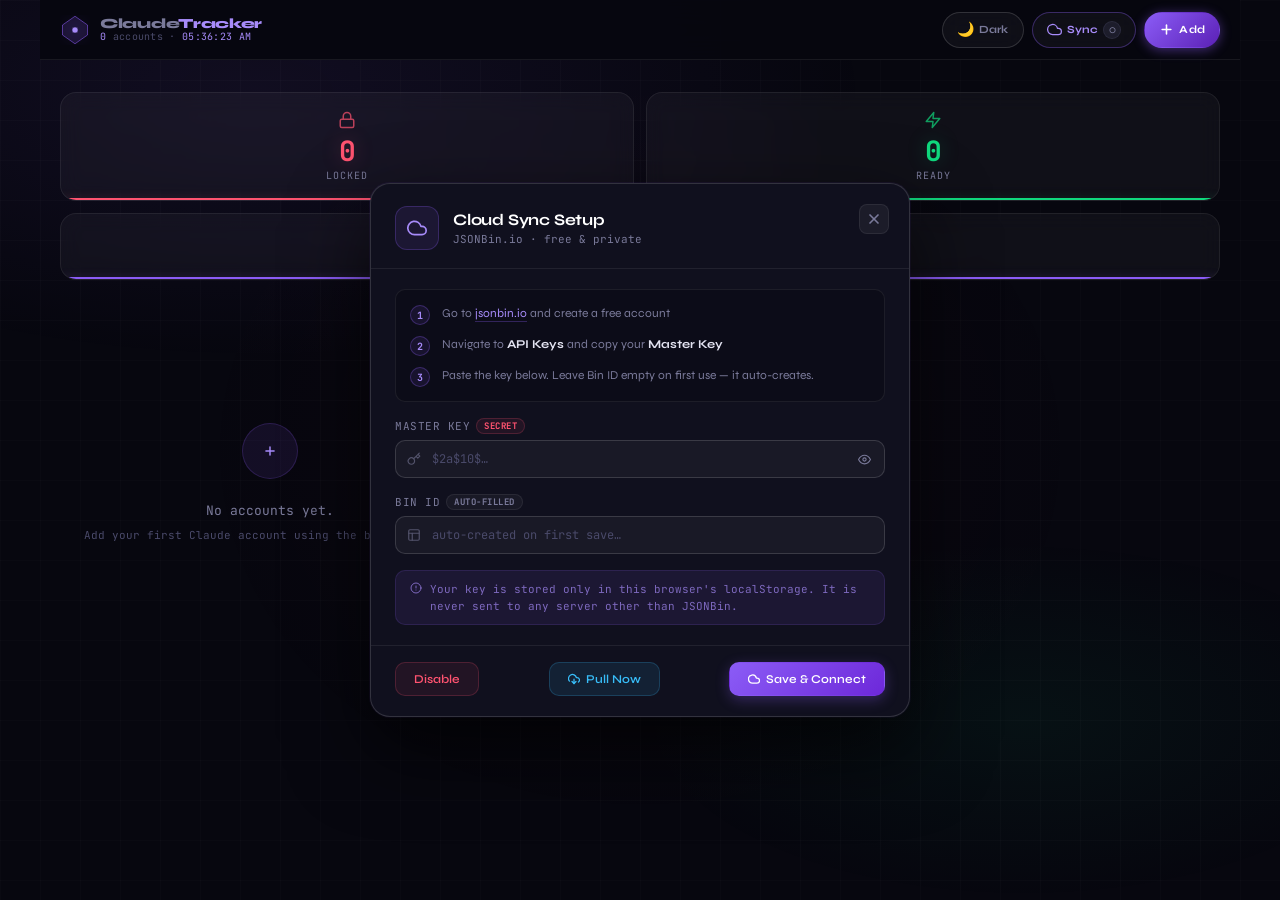
<file: index.html>
<!DOCTYPE html>
<html lang="en">
<head>
  <meta charset="UTF-8">
  <meta name="viewport" content="width=device-width, initial-scale=1.0">
  <title>Claude Account Tracker</title>
  <meta name="theme-color" content="#0a0a14">
  <meta name="apple-mobile-web-app-capable" content="yes">
  <meta name="apple-mobile-web-app-status-bar-style" content="black-translucent">
  <meta name="apple-mobile-web-app-title" content="ClaudeTrack">
  <link rel="preconnect" href="https://fonts.googleapis.com">
  <link href="https://fonts.googleapis.com/css2?family=Syne:wght@400;500;600;700;800&family=JetBrains+Mono:wght@300;400;500;700&display=swap" rel="stylesheet">
  <link rel="stylesheet" href="style.css">
</head>
<body>

<div class="app-wrapper">

  <!-- Nav Bar -->
  <nav class="navbar">
    <div class="nav-brand">
      <div class="nav-gem">
        <svg viewBox="0 0 48 48" fill="none" xmlns="http://www.w3.org/2000/svg">
          <polygon points="24,2 44,16 44,32 24,46 4,32 4,16" fill="rgba(139,92,246,0.15)" stroke="rgba(139,92,246,0.6)" stroke-width="1.5"/>
          <circle cx="24" cy="24" r="4" fill="#a78bfa" filter="url(#ngf)"/>
          <defs><filter id="ngf"><feGaussianBlur stdDeviation="1.5" result="b"/><feMerge><feMergeNode in="b"/><feMergeNode in="SourceGraphic"/></feMerge></filter></defs>
        </svg>
      </div>
      <div class="nav-brand-text">
        <span class="nav-title">Claude<span>Tracker</span></span>
        <span class="nav-meta"><span id="total-count">0</span> accounts · <span id="live-clock">--:--:--</span></span>
      </div>
    </div>

    <div class="nav-actions">
      <!-- Theme switcher -->
      <button class="nav-btn nav-btn-theme" id="btn-theme" title="Switch theme">
        <span class="theme-icon" id="theme-icon">🌙</span>
        <span class="nav-btn-label" id="theme-label">Dark</span>
      </button>

      <button class="nav-btn nav-btn-cloud" id="btn-cloud-setup" title="Cloud Sync">
        <svg width="15" height="15" viewBox="0 0 24 24" fill="none" stroke="currentColor" stroke-width="2" stroke-linecap="round" stroke-linejoin="round"><path d="M18 10h-1.26A8 8 0 1 0 9 20h9a5 5 0 0 0 0-10z"/></svg>
        <span class="nav-btn-label">Sync</span>
        <span class="sync-badge ss-idle" id="sync-status">○</span>
      </button>

      <button class="nav-btn nav-btn-add" id="btn-add-account" title="Add Account">
        <svg width="15" height="15" viewBox="0 0 24 24" fill="none" stroke="currentColor" stroke-width="2.5" stroke-linecap="round" stroke-linejoin="round"><line x1="12" y1="5" x2="12" y2="19"/><line x1="5" y1="12" x2="19" y2="12"/></svg>
        <span class="nav-btn-label">Add</span>
      </button>
    </div>
  </nav>

  <!-- Stats row -->
  <div class="stats-row">
    <div class="stat-card s-locked">
      <span class="stat-icon"><svg width="18" height="18" viewBox="0 0 24 24" fill="none" stroke="currentColor" stroke-width="2" stroke-linecap="round" stroke-linejoin="round"><rect x="3" y="11" width="18" height="11" rx="2" ry="2"/><path d="M7 11V7a5 5 0 0 1 10 0v4"/></svg></span>
      <div class="stat-num red" id="stat-locked">0</div>
      <div class="stat-label">Locked</div>
    </div>
    <div class="stat-card s-ready">
      <span class="stat-icon"><svg width="18" height="18" viewBox="0 0 24 24" fill="none" stroke="currentColor" stroke-width="2" stroke-linecap="round" stroke-linejoin="round"><polygon points="13 2 3 14 12 14 11 22 21 10 12 10 13 2"/></svg></span>
      <div class="stat-num green" id="stat-ready">0</div>
      <div class="stat-label">Ready</div>
    </div>
    <div class="stat-card s-next">
      <span class="stat-icon s-next-icon"><svg width="20" height="20" viewBox="0 0 24 24" fill="none" stroke="currentColor" stroke-width="2" stroke-linecap="round" stroke-linejoin="round"><circle cx="12" cy="12" r="10"/><polyline points="12 6 12 12 16 14"/></svg></span>
      <div>
        <div class="stat-num purple" id="stat-next" style="font-size:20px;letter-spacing:2px;line-height:1">—</div>
        <div class="stat-label" style="text-align:left;margin-top:4px">Next Unlock</div>
      </div>
    </div>
  </div>

  <!-- Filter bar -->
  <div class="filter-bar">
    <button class="filter-btn active" data-filter="all">All <span class="filter-count" id="fc-all">0</span></button>
    <button class="filter-btn" data-filter="locked">Locked <span class="filter-count" id="fc-locked">0</span></button>
    <button class="filter-btn" data-filter="ready">Ready <span class="filter-count" id="fc-ready">0</span></button>
  </div>

  <!-- Card grid -->
  <div class="grid" id="grid"></div>

  <footer>
    all data synced via jsonbin cloud · no emails stored locally · <span>Claude Tracker</span>
    <div class="footer-meta">
      <span class="footer-version">
        <span class="footer-version-icon">v</span>
        <span class="footer-version-label">version</span>
        <span class="footer-version-val">v1.0</span>
      </span>
      <a class="footer-github" href="https://github.com/Tharindu899" target="_blank" rel="noopener">
        <span class="footer-github-icon">
          <svg width="11" height="11" viewBox="0 0 24 24" fill="white"><path d="M12 0C5.37 0 0 5.37 0 12c0 5.31 3.435 9.795 8.205 11.385.6.105.825-.255.825-.57 0-.285-.015-1.23-.015-2.235-3.015.555-3.795-.735-4.035-1.41-.135-.345-.72-1.41-1.23-1.695-.42-.225-1.02-.78-.015-.795.945-.015 1.62.87 1.845 1.23 1.08 1.815 2.805 1.305 3.495.99.105-.78.42-1.305.765-1.605-2.67-.3-5.46-1.335-5.46-5.925 0-1.305.465-2.385 1.23-3.225-.12-.3-.54-1.53.12-3.18 0 0 1.005-.315 3.3 1.23.96-.27 1.98-.405 3-.405s2.04.135 3 .405c2.295-1.56 3.3-1.23 3.3-1.23.66 1.65.24 2.88.12 3.18.765.84 1.23 1.905 1.23 3.225 0 4.605-2.805 5.625-5.475 5.925.435.375.81 1.095.81 2.22 0 1.605-.015 2.895-.015 3.3 0 .315.225.69.825.57A12.02 12.02 0 0 0 24 12c0-6.63-5.37-12-12-12z"/></svg>
        </span>
        <span class="footer-github-name">Tharindu899</span>
      </a>
    </div>
  </footer>
</div>

<!-- Toast -->
<div class="toast" id="toast"></div>


<!-- ══════════════════════════════════════════════════════
     ADD ACCOUNT MODAL
     ═══════════════════════════════════════════════════ -->
<div class="modal-backdrop" id="add-modal-overlay"></div>
<div class="modal" id="add-modal" role="dialog" aria-modal="true" aria-labelledby="add-modal-title">
  <div class="modal-header">
    <div class="modal-icon modal-icon-green">
      <svg width="20" height="20" viewBox="0 0 24 24" fill="none" stroke="currentColor" stroke-width="2.5" stroke-linecap="round" stroke-linejoin="round"><path d="M16 21v-2a4 4 0 0 0-4-4H6a4 4 0 0 0-4 4v2"/><circle cx="9" cy="7" r="4"/><line x1="19" y1="8" x2="19" y2="14"/><line x1="22" y1="11" x2="16" y2="11"/></svg>
    </div>
    <div>
      <h2 class="modal-title" id="add-modal-title">Add Account</h2>
      <p class="modal-subtitle">Saved securely to your cloud bin</p>
    </div>
    <button class="modal-close" id="add-modal-close" aria-label="Close">
      <svg width="16" height="16" viewBox="0 0 24 24" fill="none" stroke="currentColor" stroke-width="2.5" stroke-linecap="round" stroke-linejoin="round"><line x1="18" y1="6" x2="6" y2="18"/><line x1="6" y1="6" x2="18" y2="18"/></svg>
    </button>
  </div>

  <div class="modal-body">
    <div class="field-group">
      <label class="field-label" for="add-name">Display Name</label>
      <div class="field-wrap">
        <span class="field-icon">
          <svg width="14" height="14" viewBox="0 0 24 24" fill="none" stroke="currentColor" stroke-width="2" stroke-linecap="round" stroke-linejoin="round"><path d="M20 21v-2a4 4 0 0 0-4-4H8a4 4 0 0 0-4 4v2"/><circle cx="12" cy="7" r="4"/></svg>
        </span>
        <input class="field-input" type="text" id="add-name" placeholder="e.g. Tharindu" autocomplete="off" spellcheck="false">
      </div>
    </div>

    <div class="field-group">
      <label class="field-label" for="add-email">Gmail Address</label>
      <div class="field-wrap">
        <span class="field-icon">
          <svg width="14" height="14" viewBox="0 0 24 24" fill="none" stroke="currentColor" stroke-width="2" stroke-linecap="round" stroke-linejoin="round"><path d="M4 4h16c1.1 0 2 .9 2 2v12c0 1.1-.9 2-2 2H4c-1.1 0-2-.9-2-2V6c0-1.1.9-2 2-2z"/><polyline points="22,6 12,13 2,6"/></svg>
        </span>
        <input class="field-input" type="email" id="add-email" placeholder="user@gmail.com" autocomplete="off" spellcheck="false">
      </div>
    </div>

    <div class="modal-notice">
      <svg width="12" height="12" viewBox="0 0 24 24" fill="none" stroke="currentColor" stroke-width="2" stroke-linecap="round" stroke-linejoin="round"><path d="M12 22s8-4 8-10V5l-8-3-8 3v7c0 6 8 10 8 10z"/></svg>
      This email is stored in your JSONBin cloud only — not in this repository or any local file.
    </div>
  </div>

  <div class="modal-footer">
    <button class="modal-btn modal-btn-ghost" id="add-cancel-btn" onclick="closeAddModal ? closeAddModal() : document.getElementById('add-modal').classList.remove('open')">Cancel</button>
    <button class="modal-btn modal-btn-primary" id="add-confirm-btn">
      <svg width="14" height="14" viewBox="0 0 24 24" fill="none" stroke="currentColor" stroke-width="2.5" stroke-linecap="round" stroke-linejoin="round"><line x1="12" y1="5" x2="12" y2="19"/><line x1="5" y1="12" x2="19" y2="12"/></svg>
      Add Account
    </button>
  </div>
</div>


<!-- ══════════════════════════════════════════════════════
     CLOUD SETUP MODAL
     ═══════════════════════════════════════════════════ -->
<div class="modal-backdrop" id="setup-modal-overlay"></div>
<div class="modal modal-wide" id="setup-modal" role="dialog" aria-modal="true" aria-labelledby="setup-modal-title">
  <div class="modal-header">
    <div class="modal-icon modal-icon-purple">
      <svg width="20" height="20" viewBox="0 0 24 24" fill="none" stroke="currentColor" stroke-width="2" stroke-linecap="round" stroke-linejoin="round"><path d="M18 10h-1.26A8 8 0 1 0 9 20h9a5 5 0 0 0 0-10z"/></svg>
    </div>
    <div>
      <h2 class="modal-title" id="setup-modal-title">Cloud Sync Setup</h2>
      <p class="modal-subtitle">JSONBin.io · free & private</p>
    </div>
    <button class="modal-close" id="setup-modal-close" aria-label="Close">
      <svg width="16" height="16" viewBox="0 0 24 24" fill="none" stroke="currentColor" stroke-width="2.5" stroke-linecap="round" stroke-linejoin="round"><line x1="18" y1="6" x2="6" y2="18"/><line x1="6" y1="6" x2="18" y2="18"/></svg>
    </button>
  </div>

  <div class="modal-body">

    <!-- Step guide -->
    <div class="setup-steps">
      <div class="setup-step">
        <div class="step-num">1</div>
        <div class="step-text">Go to <a href="https://jsonbin.io" target="_blank" rel="noopener" class="setup-link">jsonbin.io</a> and create a free account</div>
      </div>
      <div class="setup-step">
        <div class="step-num">2</div>
        <div class="step-text">Navigate to <strong>API Keys</strong> and copy your <strong>Master Key</strong></div>
      </div>
      <div class="setup-step">
        <div class="step-num">3</div>
        <div class="step-text">Paste the key below. Leave Bin ID empty on first use — it auto-creates.</div>
      </div>
    </div>

    <div class="field-group">
      <label class="field-label" for="setup-key-input">
        Master Key
        <span class="field-badge">secret</span>
      </label>
      <div class="field-wrap">
        <span class="field-icon">
          <svg width="14" height="14" viewBox="0 0 24 24" fill="none" stroke="currentColor" stroke-width="2" stroke-linecap="round" stroke-linejoin="round"><path d="M21 2l-2 2m-7.61 7.61a5.5 5.5 0 1 1-7.778 7.778 5.5 5.5 0 0 1 7.777-7.777zm0 0L15.5 7.5m0 0l3 3L22 7l-3-3m-3.5 3.5L19 4"/></svg>
        </span>
        <input class="field-input field-mono" type="password" id="setup-key-input" placeholder="$2a$10$…" autocomplete="off" spellcheck="false">
        <button class="field-reveal" onclick="const i=document.getElementById('setup-key-input');i.type=i.type==='password'?'text':'password'" title="Toggle visibility">
          <svg width="13" height="13" viewBox="0 0 24 24" fill="none" stroke="currentColor" stroke-width="2" stroke-linecap="round" stroke-linejoin="round"><path d="M1 12s4-8 11-8 11 8 11 8-4 8-11 8-11-8-11-8z"/><circle cx="12" cy="12" r="3"/></svg>
        </button>
      </div>
    </div>

    <div class="field-group">
      <label class="field-label" for="setup-id-input">
        Bin ID
        <span class="field-badge field-badge-dim">auto-filled</span>
      </label>
      <div class="field-wrap">
        <span class="field-icon">
          <svg width="14" height="14" viewBox="0 0 24 24" fill="none" stroke="currentColor" stroke-width="2" stroke-linecap="round" stroke-linejoin="round"><rect x="3" y="3" width="18" height="18" rx="2" ry="2"/><line x1="3" y1="9" x2="21" y2="9"/><line x1="9" y1="21" x2="9" y2="9"/></svg>
        </span>
        <input class="field-input field-mono" type="text" id="setup-id-input" placeholder="auto-created on first save…" autocomplete="off" spellcheck="false">
      </div>
    </div>

    <div class="modal-notice modal-notice-purple">
      <svg width="12" height="12" viewBox="0 0 24 24" fill="none" stroke="currentColor" stroke-width="2" stroke-linecap="round" stroke-linejoin="round"><circle cx="12" cy="12" r="10"/><line x1="12" y1="8" x2="12" y2="12"/><line x1="12" y1="16" x2="12.01" y2="16"/></svg>
      Your key is stored only in this browser's localStorage. It is never sent to any server other than JSONBin.
    </div>
  </div>

  <div class="modal-footer modal-footer-3">
    <button class="modal-btn modal-btn-danger" id="setup-clear-btn">Disable</button>
    <button class="modal-btn modal-btn-secondary" id="setup-pull-btn">
      <svg width="12" height="12" viewBox="0 0 24 24" fill="none" stroke="currentColor" stroke-width="2.5" stroke-linecap="round" stroke-linejoin="round"><polyline points="8 17 12 21 16 17"/><line x1="12" y1="12" x2="12" y2="21"/><path d="M20.88 18.09A5 5 0 0 0 18 9h-1.26A8 8 0 1 0 3 16.29"/></svg>
      Pull Now
    </button>
    <button class="modal-btn modal-btn-primary" id="setup-save-btn">
      <svg width="12" height="12" viewBox="0 0 24 24" fill="none" stroke="currentColor" stroke-width="2.5" stroke-linecap="round" stroke-linejoin="round"><path d="M18 10h-1.26A8 8 0 1 0 9 20h9a5 5 0 0 0 0-10z"/></svg>
      Save & Connect
    </button>
  </div>
</div>


<!-- ══════════════════════════════════════════════════════
     LOCK MODAL
     ═══════════════════════════════════════════════════ -->
<div class="modal-backdrop" id="lock-modal-overlay"></div>
<div class="modal" id="lock-modal" role="dialog" aria-modal="true" aria-labelledby="lock-modal-title">
  <div class="modal-header">
    <div class="modal-icon modal-icon-red">
      <svg width="20" height="20" viewBox="0 0 24 24" fill="none" stroke="currentColor" stroke-width="2.5" stroke-linecap="round" stroke-linejoin="round"><rect x="3" y="11" width="18" height="11" rx="2"/><path d="M7 11V7a5 5 0 0 1 10 0v4"/></svg>
    </div>
    <div>
      <h2 class="modal-title" id="lock-modal-title">Set Lock</h2>
      <p class="modal-subtitle" id="lock-modal-email" style="font-family:var(--mono);font-size:11px;color:var(--muted2);margin-top:2px;"></p>
    </div>
    <button class="modal-close" id="lock-modal-close" aria-label="Close">
      <svg width="16" height="16" viewBox="0 0 24 24" fill="none" stroke="currentColor" stroke-width="2.5" stroke-linecap="round" stroke-linejoin="round"><line x1="18" y1="6" x2="6" y2="18"/><line x1="6" y1="6" x2="18" y2="18"/></svg>
    </button>
  </div>

  <div class="modal-body">
    <div class="lock-modal-acct">
      <svg width="13" height="13" viewBox="0 0 24 24" fill="none" stroke="currentColor" stroke-width="2" stroke-linecap="round" stroke-linejoin="round"><path d="M20 21v-2a4 4 0 0 0-4-4H8a4 4 0 0 0-4 4v2"/><circle cx="12" cy="7" r="4"/></svg>
      Locking: <strong id="lock-modal-name"></strong>
    </div>

    <div class="field-group">
      <label class="field-label">Unlock Time</label>

      <!-- Hidden inputs still used by JS logic -->
      <input type="hidden" id="lock-hour" value="">
      <input type="hidden" id="lock-min"  value="">

      <!-- Paste / Type area -->
      <div class="paste-time-area" id="paste-time-area">

        <!-- Large time display -->
        <div class="paste-time-display" id="paste-time-display"
             contenteditable="true" spellcheck="false" inputmode="numeric"
             aria-label="Enter unlock time (HH:MM)"></div>

        <div class="paste-time-actions">
          <button class="paste-action-btn paste-now-btn" id="btn-time-now" type="button">
            <svg width="12" height="12" viewBox="0 0 24 24" fill="none" stroke="currentColor" stroke-width="2.5" stroke-linecap="round" stroke-linejoin="round"><circle cx="12" cy="12" r="10"/><polyline points="12 6 12 12 16 14"/></svg>
            Now
          </button>
          <button class="paste-action-btn paste-main-btn" id="btn-time-paste" type="button">
            <svg width="13" height="13" viewBox="0 0 24 24" fill="none" stroke="currentColor" stroke-width="2.5" stroke-linecap="round" stroke-linejoin="round"><path d="M16 4h2a2 2 0 0 1 2 2v14a2 2 0 0 1-2 2H6a2 2 0 0 1-2-2V6a2 2 0 0 1 2-2h2"/><rect x="8" y="2" width="8" height="4" rx="1" ry="1"/></svg>
            Paste Time
          </button>
        </div>
      </div>
      <div class="lock-date-hint hint-today" id="lock-modal-hint"></div>
    </div>

    <div class="modal-notice" style="background:var(--red-dim);border-color:rgba(255,83,112,0.15);color:rgba(255,83,112,0.7);">
      <svg width="12" height="12" viewBox="0 0 24 24" fill="none" stroke="currentColor" stroke-width="2" stroke-linecap="round" stroke-linejoin="round"><circle cx="12" cy="12" r="10"/><line x1="12" y1="8" x2="12" y2="12"/><line x1="12" y1="16" x2="12.01" y2="16"/></svg>
      If the time has already passed today, it will auto-set to tomorrow.
    </div>
  </div>

  <div class="modal-footer">
    <button class="modal-btn modal-btn-ghost" id="lock-modal-cancel">Cancel</button>
    <button class="modal-btn modal-btn-red" id="lock-modal-confirm">
      <svg width="13" height="13" viewBox="0 0 24 24" fill="none" stroke="currentColor" stroke-width="2.5" stroke-linecap="round" stroke-linejoin="round"><rect x="3" y="11" width="18" height="11" rx="2"/><path d="M7 11V7a5 5 0 0 1 10 0v4"/></svg>
      Lock Account
    </button>
  </div>
</div>


<!-- ══════════════════════════════════════════════════════
     FREE MODAL
     ═══════════════════════════════════════════════════ -->
<div class="modal-backdrop" id="free-modal-overlay"></div>
<div class="modal" id="free-modal" role="dialog" aria-modal="true" aria-labelledby="free-modal-title">
  <div class="modal-header">
    <div class="modal-icon modal-icon-green">
      <svg width="20" height="20" viewBox="0 0 24 24" fill="none" stroke="currentColor" stroke-width="2.5" stroke-linecap="round" stroke-linejoin="round"><rect x="3" y="11" width="18" height="11" rx="2"/><path d="M7 11V7a5 5 0 0 1 9.9-1"/></svg>
    </div>
    <div>
      <h2 class="modal-title" id="free-modal-title">Free Account</h2>
      <p class="modal-subtitle" id="free-modal-email" style="font-family:var(--mono);font-size:11px;color:var(--muted2);margin-top:2px;"></p>
    </div>
    <button class="modal-close" id="free-modal-close" aria-label="Close">
      <svg width="16" height="16" viewBox="0 0 24 24" fill="none" stroke="currentColor" stroke-width="2.5" stroke-linecap="round" stroke-linejoin="round"><line x1="18" y1="6" x2="6" y2="18"/><line x1="6" y1="6" x2="18" y2="18"/></svg>
    </button>
  </div>

  <div class="modal-body">
    <div class="free-confirm-box">
      <div class="free-confirm-icon">
        <svg width="28" height="28" viewBox="0 0 24 24" fill="none" stroke="currentColor" stroke-width="2" stroke-linecap="round" stroke-linejoin="round"><rect x="3" y="11" width="18" height="11" rx="2"/><path d="M7 11V7a5 5 0 0 1 9.9-1"/></svg>
      </div>
      <p class="free-confirm-text">Unlock <strong id="free-modal-name"></strong>?</p>
      <p class="free-confirm-sub">This will immediately clear the lock and mark the account as active.</p>
    </div>
  </div>

  <div class="modal-footer">
    <button class="modal-btn modal-btn-ghost" id="free-modal-cancel">Cancel</button>
    <button class="modal-btn modal-btn-primary" id="free-modal-confirm">
      <svg width="13" height="13" viewBox="0 0 24 24" fill="none" stroke="currentColor" stroke-width="2.5" stroke-linecap="round" stroke-linejoin="round"><polyline points="20 6 9 17 4 12"/></svg>
      Yes, Free It
    </button>
  </div>
</div>


<script src="config.js"></script>
<script src="app.js"></script>
</body>
</html>
<!-- style additions are in style.css -->
</file>
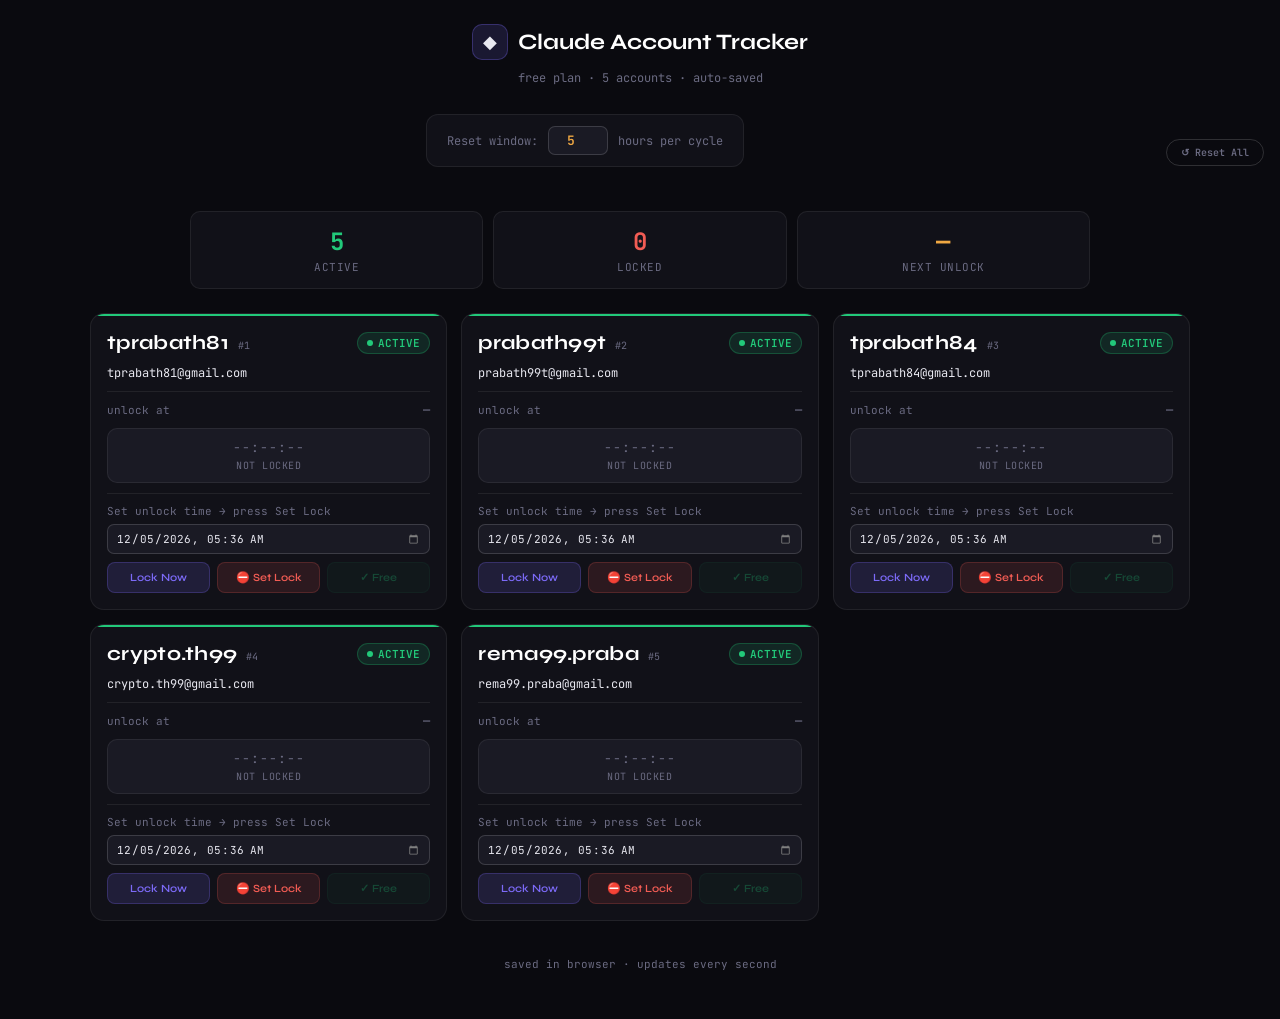
<file: cloudai_reach.html>
<!DOCTYPE html>
<html lang="en">
<head>
<meta charset="UTF-8">
<meta name="viewport" content="width=device-width, initial-scale=1.0">
<title>Claude Account Tracker</title>
<!-- PWA meta tags -->
<meta name="theme-color" content="#7c6af7">
<meta name="apple-mobile-web-app-capable" content="yes">
<meta name="apple-mobile-web-app-status-bar-style" content="black-translucent">
<meta name="apple-mobile-web-app-title" content="ClaudeTrack">
<link rel="apple-touch-icon" href="[data-uri]">
<link href="https://fonts.googleapis.com/css2?family=JetBrains+Mono:wght@400;500;600&family=Syne:wght@400;500;600;700&display=swap" rel="stylesheet">
<style>
    *, *::before, *::after { box-sizing: border-box; margin: 0; padding: 0; }
    :root {
        --bg: #0a0a0f; --surface: #111118; --surface2: #1a1a24;
        --border: rgba(255,255,255,0.07); --border2: rgba(255,255,255,0.15);
        --text: #e8e8f0; --muted: #6b6b82;
        --accent: #7c6af7; --accent-dim: rgba(124,106,247,0.15);
        --green: #22c97a; --green-dim: rgba(34,201,122,0.12);
        --red: #f25c54; --red-dim: rgba(242,92,84,0.12);
        --amber: #f0a843; --amber-dim: rgba(240,168,67,0.12);
        --mono: 'JetBrains Mono', monospace; --sans: 'Syne', sans-serif;
    }
    body { background: var(--bg); color: var(--text); font-family: var(--sans); min-height: 100vh; padding: 24px 16px 48px; }
    header { text-align: center; margin-bottom: 28px; }
    .logo { display: inline-flex; align-items: center; gap: 10px; margin-bottom: 6px; }
    .logo-icon { width: 36px; height: 36px; border-radius: 10px; background: var(--accent-dim); border: 1px solid rgba(124,106,247,0.3); display: flex; align-items: center; justify-content: center; font-size: 18px; }
    h1 { font-size: 22px; font-weight: 700; color: #fff; }
    .subtitle { font-size: 12px; color: var(--muted); font-family: var(--mono); margin-top: 4px; }
    .config-bar { display: flex; align-items: center; justify-content: center; gap: 10px; margin: 0 auto 24px; background: var(--surface); border: 1px solid var(--border); border-radius: 12px; padding: 11px 20px; max-width: 420px; flex-wrap: wrap; }
    .config-label { font-size: 12px; color: var(--muted); font-family: var(--mono); white-space: nowrap; }
    .config-bar input[type="number"] { width: 60px; background: var(--surface2); border: 1px solid var(--border2); border-radius: 7px; color: var(--amber); font-family: var(--mono); font-size: 13px; font-weight: 600; padding: 5px 8px; text-align: center; outline: none; }
    .stats-row { display: grid; grid-template-columns: repeat(3, 1fr); gap: 10px; max-width: 900px; margin: 0 auto 24px; }
    .stat { background: var(--surface); border: 1px solid var(--border); border-radius: 10px; padding: 14px 16px; text-align: center; }
    .stat-num { font-size: 24px; font-weight: 700; font-family: var(--mono); }
    .stat-num.green { color: var(--green); } .stat-num.red { color: var(--red); } .stat-num.amber { color: var(--amber); }
    .stat-label { font-size: 11px; color: var(--muted); margin-top: 3px; font-family: var(--mono); text-transform: uppercase; letter-spacing: 0.5px; }
    .grid { display: grid; grid-template-columns: repeat(auto-fill, minmax(280px, 1fr)); gap: 14px; max-width: 1100px; margin: 0 auto; }
    .card { background: var(--surface); border: 1px solid var(--border); border-radius: 14px; padding: 16px; position: relative; overflow: hidden; }
    .card::before { content: ''; position: absolute; top: 0; left: 0; right: 0; height: 2px; background: var(--green); transition: background 0.3s; }
    .card.locked::before { background: var(--red); }
    .card.ready::before { background: var(--amber); }
    .card-top { display: flex; align-items: center; justify-content: space-between; margin-bottom: 10px; }
    .acct-num { font-size: 20px; font-family: var(--sans); font-weight: 700; color: #ffffff; letter-spacing: 0.3px; }
    .acct-pos { font-size: 10px; color: var(--muted); margin-left: 6px; font-family: var(--mono); }
    .status-badge { font-size: 11px; font-family: var(--mono); font-weight: 600; padding: 3px 9px; border-radius: 20px; display: flex; align-items: center; gap: 5px; }
    .badge-active { background: var(--green-dim); color: var(--green); border: 1px solid rgba(34,201,122,0.25); }
    .badge-locked { background: var(--red-dim); color: var(--red); border: 1px solid rgba(242,92,84,0.25); }
    .badge-ready  { background: var(--amber-dim); color: var(--amber); border: 1px solid rgba(240,168,67,0.25); }
    .dot { width: 6px; height: 6px; border-radius: 50%; flex-shrink: 0; }
    .dot-green { background: var(--green); animation: blink 2s infinite; }
    .dot-red   { background: var(--red); }
    .dot-amber { background: var(--amber); animation: blink 1.5s infinite; }
    @keyframes blink { 0%,100%{opacity:1} 50%{opacity:0.3} }
    .email-display { font-size: 12px; color: var(--text); font-family: var(--mono); margin-bottom: 8px; word-break: break-all; }
    .info-row { display: flex; justify-content: space-between; align-items: center; margin-bottom: 5px; }
    .info-label { font-size: 11px; color: var(--muted); font-family: var(--mono); }
    .info-val { font-size: 12px; font-family: var(--mono); font-weight: 500; }
    .val-dim { color: var(--muted); } .val-amber { color: var(--amber); } .val-green { color: var(--green); }
    .countdown-box { background: var(--surface2); border: 1px solid var(--border); border-radius: 10px; padding: 10px 12px; margin: 10px 0; text-align: center; }
    .cd-live { font-size: 22px; font-family: var(--mono); font-weight: 700; letter-spacing: 3px; color: var(--amber); }
    .cd-done { font-size: 14px; font-family: var(--mono); font-weight: 600; color: var(--green); }
    .cd-idle { font-size: 13px; font-family: var(--mono); color: var(--muted); letter-spacing: 1px; }
    .cd-label { font-size: 10px; color: var(--muted); font-family: var(--mono); margin-top: 3px; text-transform: uppercase; letter-spacing: 0.5px; }
    .sep { height: 1px; background: var(--border); margin: 10px 0; }
    .section-label { font-size: 11px; color: var(--muted); font-family: var(--mono); margin-bottom: 6px; }
    .time-input { width: 100%; background: var(--surface2); border: 1px solid var(--border2); border-radius: 7px; color: var(--text); font-family: var(--mono); font-size: 11px; padding: 6px 8px; outline: none; margin-bottom: 8px; }
    .time-input:focus { border-color: var(--accent); }
    .time-input::-webkit-calendar-picker-indicator { filter: invert(0.5); cursor: pointer; }
    .three-btn { display: grid; grid-template-columns: 1fr 1fr 1fr; gap: 7px; }
    button { font-family: var(--sans); font-size: 11px; font-weight: 600; padding: 8px 4px; border-radius: 8px; cursor: pointer; transition: all 0.15s; border: 1px solid transparent; }
    .btn-now { background: var(--accent-dim); color: var(--accent); border-color: rgba(124,106,247,0.25); }
    .btn-now:hover { background: rgba(124,106,247,0.25); }
    .btn-lock { background: var(--red-dim); color: var(--red); border-color: rgba(242,92,84,0.2); }
    .btn-lock:hover { background: rgba(242,92,84,0.22); }
    .btn-unlock { background: var(--green-dim); color: var(--green); border-color: rgba(34,201,122,0.2); }
    .btn-unlock:hover { background: rgba(34,201,122,0.22); }
    .btn-unlock:disabled { opacity: 0.3; cursor: not-allowed; }
    .btn-reset-all { background: transparent; color: var(--muted); border: 1px solid var(--border2); font-size: 10px; padding: 6px 14px; border-radius: 20px; cursor: pointer; transition: all 0.2s; font-family: var(--mono); }
    .btn-reset-all:hover { color: var(--red); border-color: rgba(242,92,84,0.4); background: var(--red-dim); }
    .toolbar { display: flex; align-items: center; justify-content: center; gap: 12px; margin-bottom: 20px; flex-wrap: wrap; }
    footer { text-align: center; margin-top: 36px; font-size: 11px; font-family: var(--mono); color: var(--muted); }
</style>
</head>
<body>
<header>
<div class="logo">
    <div class="logo-icon">◆</div>
    <h1>Claude Account Tracker</h1>
</div>
<p class="subtitle" id="subtitle">free plan · <span id="total-count">0</span> accounts · auto-saved</p>
</header>
<div class="toolbar">
    <div class="config-bar">
        <span class="config-label">Reset window:</span>
        <input type="number" id="resetHours" value="5" min="1" max="24" step="0.5">
        <span class="config-label">hours per cycle</span>
    </div>
    <button class="btn-reset-all" id="btn-reset-all" title="Unlock all accounts & clear all timers">↺ Reset All</button>
</div>
<div class="stats-row">
    <div class="stat"><div class="stat-num green" id="stat-active">0</div><div class="stat-label">Active</div></div>
    <div class="stat"><div class="stat-num red" id="stat-locked">0</div><div class="stat-label">Locked</div></div>
    <div class="stat"><div class="stat-num amber" id="stat-next">—</div><div class="stat-label">Next Unlock</div></div>
</div>
<div class="grid" id="grid"></div>
<footer>saved in browser · updates every second</footer>

<script>
    // ==================== PWA SETUP ====================
    (function() {
        // Generate a diamond icon dynamically
        function generateIcon(size) {
            const canvas = document.createElement('canvas');
            canvas.width = size;
            canvas.height = size;
            const ctx = canvas.getContext('2d');
            // Background
            ctx.fillStyle = '#0a0a0f';
            ctx.fillRect(0, 0, size, size);
            // Diamond shape
            const s = size * 0.6;
            const x = size/2;
            const y = size/2;
            ctx.fillStyle = 'rgba(124,106,247,0.2)';
            ctx.strokeStyle = 'rgba(124,106,247,0.8)';
            ctx.lineWidth = size * 0.05;
            ctx.beginPath();
            ctx.moveTo(x, y - s/2);
            ctx.lineTo(x + s/2, y);
            ctx.lineTo(x, y + s/2);
            ctx.lineTo(x - s/2, y);
            ctx.closePath();
            ctx.fill();
            ctx.stroke();
            // Inner dot
            ctx.fillStyle = '#7c6af7';
            ctx.beginPath();
            ctx.arc(x, y, size*0.08, 0, Math.PI*2);
            ctx.fill();
            return canvas.toDataURL('image/png');
        }

        const icon192 = generateIcon(192);
        const icon512 = generateIcon(512);

        const manifest = {
            name: "Claude Account Tracker",
            short_name: "ClaudeTrack",
            start_url: location.href,
            display: "standalone",
            background_color: "#0a0a0f",
            theme_color: "#7c6af7",
            icons: [
                { src: icon192, sizes: "192x192", type: "image/png" },
                { src: icon512, sizes: "512x512", type: "image/png" }
            ]
        };

        // Create manifest blob URL
        const blob = new Blob([JSON.stringify(manifest)], {type: 'application/json'});
        const manifestURL = URL.createObjectURL(blob);
        const link = document.createElement('link');
        link.rel = 'manifest';
        link.href = manifestURL;
        document.head.appendChild(link);

        // Service worker registration (inline via blob)
        if ('serviceWorker' in navigator) {
            const swCode = `
                const CACHE_NAME = 'claude-tracker-v2';
                const urlsToCache = [
                    '${location.href}',
                    'https://fonts.googleapis.com/css2?family=JetBrains+Mono:wght@400;500;600&family=Syne:wght@400;500;600;700&display=swap'
                ];

                self.addEventListener('install', event => {
                    event.waitUntil(
                        caches.open(CACHE_NAME).then(cache => cache.addAll(urlsToCache))
                    );
                });

                self.addEventListener('fetch', event => {
                    event.respondWith(
                        caches.match(event.request).then(response => {
                            return response || fetch(event.request);
                        })
                    );
                });
            `;
            const swBlob = new Blob([swCode], {type: 'application/javascript'});
            const swURL = URL.createObjectURL(swBlob);
            navigator.serviceWorker.register(swURL, {scope: '/'})
                .then(reg => console.log('Service Worker registered', reg))
                .catch(err => console.log('Service Worker registration failed', err));
        }
    })();

    // ==================== MAIN APPLICATION LOGIC ====================
        const DEFAULT_ACCOUNTS = [
            { name: 'tharindu', email: 'tprabath81@gmail.com' },
            { name: 'Bob', email: 'prabath99t@gmail.com' },
            { name: 'Charlie', email: 'tprabath84@gmail.com' },
            { name: 'Diana', email: 'crypto.th99@gmail.com' },
            { name: 'Eve', email: 'rema99.praba@gmail.com' },
            // { name: 'Frank', email: 'frank@outlook.com' },
            // { name: 'Grace', email: 'grace@yahoo.com' },
            // { name: 'Henry', email: 'henry@proton.me' },
            // { name: 'Iris', email: 'iris@gmail.com' },
            // { name: 'Jack', email: 'jack@outlook.com' },
            // Add more accounts below — they'll show up automatically:
            // { name: 'Kate', email: 'kate@gmail.com' },
            // { name: 'Leo', email: 'leo@yahoo.com' },
            // { name: 'Mia', email: 'mia@proton.me' },
            // { name: 'Noah', email: 'noah@gmail.com' },
            // { name: 'Olivia', email: 'olivia@outlook.com' },
            // { name: 'Paul', email: 'paul@yahoo.com' },
            // { name: 'Quinn', email: 'quinn@proton.me' },
            // { name: 'Rose', email: 'rose@gmail.com' },
            // { name: 'Sam', email: 'sam@outlook.com' },
            // { name: 'Tina', email: 'tina@yahoo.com' },
        ];

    const ACCOUNTS_KEY = 'clt_v6';
    const RESET_KEY = 'clt_reset_v2';
    const TOTAL = DEFAULT_ACCOUNTS.length;

    let resetHours = parseFloat(localStorage.getItem(RESET_KEY) || 5);
    document.getElementById('resetHours').value = resetHours;
    document.getElementById('total-count').textContent = TOTAL;
    document.getElementById('resetHours').addEventListener('change', e => {
        resetHours = parseFloat(e.target.value) || 5;
        localStorage.setItem(RESET_KEY, resetHours);
        updateStats();
    });

    function getDisplayName(email) {
        if (!email) return 'Account';
        const atIndex = email.indexOf('@');
        return atIndex > 0 ? email.substring(0, atIndex) : email;
    }

    function loadAccounts() {
        try {
            const saved = JSON.parse(localStorage.getItem(ACCOUNTS_KEY));
            if (saved && Array.isArray(saved) && saved.length === TOTAL) {
                return saved.map((s, i) => ({
                    name: DEFAULT_ACCOUNTS[i].name,
                    email: s.email || DEFAULT_ACCOUNTS[i].email,
                    locked: s.locked || false,
                    lockTime: s.lockTime || null,
                    unlockTime: s.unlockTime || null,
                }));
            }
        } catch (e) { /* fall through */ }
        return DEFAULT_ACCOUNTS.map(a => ({
            name: a.name,
            email: a.email,
            locked: false,
            lockTime: null,
            unlockTime: null,
        }));
    }

    function save() { localStorage.setItem(ACCOUNTS_KEY, JSON.stringify(accounts)); }
    let accounts = loadAccounts();

    function fmtTime(ts) { if(!ts) return '—'; return new Date(ts).toLocaleTimeString('en-US',{hour:'2-digit',minute:'2-digit',second:'2-digit',hour12:true}); }
    function fmtDate(ts) {
        if(!ts) return '';
        const d=new Date(ts), n=new Date();
        if(d.toDateString()===n.toDateString()) return 'Today';
        const tm=new Date(n); tm.setDate(tm.getDate()+1);
        if(d.toDateString()===tm.toDateString()) return 'Tomorrow';
        return d.toLocaleDateString('en-US',{month:'short',day:'numeric'});
    }
    function fmtCountdown(ms) {
        if(ms<=0) return null;
        const h=Math.floor(ms/3600000), m=Math.floor((ms%3600000)/60000), s=Math.floor((ms%60000)/1000);
        return `${String(h).padStart(2,'0')}:${String(m).padStart(2,'0')}:${String(s).padStart(2,'0')}`;
    }
    function tsToLocal(ts) {
        const d=new Date(ts), p=n=>String(n).padStart(2,'0');
        return `${d.getFullYear()}-${p(d.getMonth()+1)}-${p(d.getDate())}T${p(d.getHours())}:${p(d.getMinutes())}`;
    }
    function escapeHtml(str) { const div=document.createElement('div'); div.textContent=str; return div.innerHTML; }

    function buildCards() {
        const grid=document.getElementById('grid');
        grid.innerHTML='';
        accounts.forEach((acc,i)=>{
            const card=document.createElement('div');
            card.id=`card-${i}`;
            card.className='card';
            card.innerHTML=`
                <div class="card-top">
                    <div>
                        <span class="acct-num" id="acct-title-${i}">${escapeHtml(getDisplayName(acc.email))}</span>
                        <span class="acct-pos">#${i+1}</span>
                    </div>
                    <span class="status-badge badge-active" id="badge-${i}">
                        <span class="dot dot-green" id="dot-${i}"></span>
                        <span id="badge-txt-${i}">ACTIVE</span>
                    </span>
                </div>
                <div class="email-display">${escapeHtml(acc.email)}</div>
                <div class="sep"></div>
                <div class="info-row">
                    <span class="info-label">unlock at</span>
                    <span class="info-val val-dim" id="unlockat-${i}">—</span>
                </div>
                <div class="countdown-box">
                    <div class="cd-idle" id="cd-${i}">--:--:--</div>
                    <div class="cd-label" id="cd-lbl-${i}">not locked</div>
                </div>
                <div class="sep"></div>
                <p class="section-label">Set unlock time → press Set Lock</p>
                <input class="time-input" type="datetime-local" id="tp-${i}" value="${tsToLocal(Date.now())}" />
                <div class="three-btn">
                    <button class="btn-now" id="btn-now-${i}">Lock Now</button>
                    <button class="btn-lock" id="btn-lock-${i}">⛔ Set Lock</button>
                    <button class="btn-unlock" id="btn-unlock-${i}" disabled>✓ Free</button>
                </div>
            `;
            grid.appendChild(card);

            document.getElementById(`btn-lock-${i}`).addEventListener('click', ()=>{
                const picker=document.getElementById(`tp-${i}`);
                let unlockTs=picker&&picker.value?new Date(picker.value).getTime():null;
                if(!unlockTs||isNaN(unlockTs))return;
                accounts[i].locked=true; accounts[i].unlockTime=unlockTs; accounts[i].lockTime=unlockTs-resetHours*3600000;
                save(); updateStats();
            });
            document.getElementById(`btn-now-${i}`).addEventListener('click', ()=>{
                const unlockTs=Date.now()+resetHours*3600000;
                accounts[i].locked=true; accounts[i].unlockTime=unlockTs; accounts[i].lockTime=Date.now();
                document.getElementById(`tp-${i}`).value=tsToLocal(unlockTs);
                save(); updateStats();
            });
            document.getElementById(`btn-unlock-${i}`).addEventListener('click', ()=>{
                accounts[i].locked=false; accounts[i].lockTime=null; accounts[i].unlockTime=null;
                save(); updateStats();
            });
        });
    }

    function updateCard(i) {
        const acc=accounts[i];
        const now=Date.now();
        const rem=acc.unlockTime?acc.unlockTime-now:0;
        const isLocked=acc.locked&&rem>0;
        const isReady=acc.locked&&rem<=0&&!!acc.lockTime;
        const cardEl=document.getElementById(`card-${i}`);
        if(cardEl) cardEl.className='card'+(isLocked?' locked':isReady?' ready':'');
        const badge=document.getElementById(`badge-${i}`);
        if(badge) badge.className='status-badge '+(isLocked?'badge-locked':isReady?'badge-ready':'badge-active');
        const dot=document.getElementById(`dot-${i}`);
        if(dot) dot.className='dot '+(isLocked?'dot-red':isReady?'dot-amber':'dot-green');
        document.getElementById(`badge-txt-${i}`).textContent=isLocked?'LOCKED':isReady?'READY':'ACTIVE';
        const unlockEl=document.getElementById(`unlockat-${i}`);
        if(unlockEl){
            if(acc.unlockTime){
                unlockEl.innerHTML=`${fmtTime(acc.unlockTime)} &nbsp;·&nbsp; ${fmtDate(acc.unlockTime)}`;
                unlockEl.className='info-val '+(isLocked?'val-amber':'val-green');
            }else{unlockEl.textContent='—'; unlockEl.className='info-val val-dim';}
        }
        const cdEl=document.getElementById(`cd-${i}`);
        const cdLbl=document.getElementById(`cd-lbl-${i}`);
        if(cdEl&&cdLbl){
            if(isLocked){cdEl.className='cd-live'; cdEl.textContent=fmtCountdown(rem); cdLbl.textContent='time until unlock';}
            else if(isReady){cdEl.className='cd-done'; cdEl.textContent='✓ Limit reset — ready to use'; cdLbl.textContent='can use now';}
            else{cdEl.className='cd-idle'; cdEl.textContent='--:--:--'; cdLbl.textContent='not locked';}
        }
        document.getElementById(`btn-unlock-${i}`).disabled=!acc.locked;
    }

    function updateStats() {
        const now=Date.now();
        let active=0, locked=0, nextMs=Infinity;
        accounts.forEach(acc=>{
            const rem=acc.unlockTime?acc.unlockTime-now:0;
            if(acc.locked&&rem>0){locked++; if(rem<nextMs) nextMs=rem;}
            else active++;
        });
        document.getElementById('stat-active').textContent=active;
        document.getElementById('stat-locked').textContent=locked;
        document.getElementById('stat-next').textContent=nextMs<Infinity?fmtCountdown(nextMs):'—';
        document.getElementById('total-count').textContent=TOTAL;
        accounts.forEach((_,i)=>updateCard(i));
    }

    document.getElementById('btn-reset-all').addEventListener('click', ()=>{
        if(confirm(`Reset all ${TOTAL} accounts?\nThis will unlock every account and clear all timers.`)){
            accounts.forEach(acc=>{ acc.locked=false; acc.lockTime=null; acc.unlockTime=null; });
            save(); updateStats();
            accounts.forEach((_,i)=>{ const picker=document.getElementById(`tp-${i}`); if(picker) picker.value=tsToLocal(Date.now()); });
        }
    });

    buildCards();
    updateStats();
    setInterval(updateStats, 1000);
</script>
</body>
</html>
</file>
<file: style.css>
/* ═══════════════════════════════════════════════════════
   Claude Account Tracker — STYLES
   ═══════════════════════════════════════════════════════ */

*, *::before, *::after { box-sizing: border-box; margin: 0; padding: 0; }

/* ── Design tokens ────────────────────────────────────── */
:root {
  --bg:           #07070f;
  --bg2:          #0d0d1a;
  --surface:      rgba(255,255,255,0.03);
  --surface-hover:rgba(255,255,255,0.06);
  --glass:        rgba(255,255,255,0.04);
  --border:       rgba(255,255,255,0.07);
  --border2:      rgba(255,255,255,0.14);
  --text:         #e2e2f0;
  --muted:        #4a4a6a;
  --muted2:       #7a7a9a;

  --accent:       #8b5cf6;
  --accent2:      #a78bfa;
  --accent-glow:  rgba(139,92,246,0.3);
  --accent-dim:   rgba(139,92,246,0.1);

  --green:        #10d97e;
  --green-glow:   rgba(16,217,126,0.25);
  --green-dim:    rgba(16,217,126,0.08);

  --red:          #ff5370;
  --red-glow:     rgba(255,83,112,0.25);
  --red-dim:      rgba(255,83,112,0.08);

  --amber:        #ffb454;
  --amber-glow:   rgba(255,180,84,0.25);
  --amber-dim:    rgba(255,180,84,0.08);

  --blue:         #38bdf8;
  --blue-dim:     rgba(56,189,248,0.1);

  --mono:   'JetBrains Mono', monospace;
  --sans:   'Syne', sans-serif;

  --radius:    16px;
  --radius-sm: 10px;

  --theme-transition: background 0.35s ease, color 0.35s ease, border-color 0.35s ease, box-shadow 0.35s ease;
}

/* ══ LIGHT THEME ══════════════════════════════════════ */
[data-theme="light"] {
  --bg:           #f0f0fa;
  --bg2:          #e6e6f5;
  --surface:      rgba(0,0,0,0.03);
  --surface-hover:rgba(0,0,0,0.06);
  --glass:        rgba(255,255,255,0.75);
  --border:       rgba(0,0,0,0.09);
  --border2:      rgba(0,0,0,0.16);
  --text:         #1a1a2e;
  --muted:        #9090b8;
  --muted2:       #6060a0;
  --accent:       #7c3aed;
  --accent2:      #6d28d9;
  --accent-glow:  rgba(124,58,237,0.2);
  --accent-dim:   rgba(124,58,237,0.08);
  --green:        #059669;
  --green-glow:   rgba(5,150,105,0.2);
  --green-dim:    rgba(5,150,105,0.08);
  --red:          #e11d48;
  --red-glow:     rgba(225,29,72,0.2);
  --red-dim:      rgba(225,29,72,0.07);
  --amber:        #d97706;
  --amber-glow:   rgba(217,119,6,0.2);
  --amber-dim:    rgba(217,119,6,0.07);
  --blue:         #0284c7;
  --blue-dim:     rgba(2,132,199,0.08);
}
[data-theme="light"] body::before {
  background:
    radial-gradient(ellipse 80% 50% at 20% 10%, rgba(124,58,237,0.06) 0%, transparent 60%),
    radial-gradient(ellipse 60% 40% at 80% 80%, rgba(5,150,105,0.04) 0%, transparent 50%);
}
[data-theme="light"] body::after {
  background-image:
    linear-gradient(rgba(0,0,0,0.025) 1px, transparent 1px),
    linear-gradient(90deg, rgba(0,0,0,0.025) 1px, transparent 1px);
}
[data-theme="light"] .modal { background: #f8f8ff; }
[data-theme="light"] .navbar { background: rgba(240,240,250,0.95); }
[data-theme="light"] .countdown-box { background: rgba(0,0,0,0.04); }
[data-theme="light"] .card { background: rgba(255,255,255,0.8); }
[data-theme="light"] .stat-card { background: rgba(255,255,255,0.7); }

/* Smooth transitions on theme change */
body, .card, .navbar, .modal, .stat-card,
.filter-btn, .badge, .email-chip, .countdown-box,
.notes-input, .nav-btn, .btn, .modal-backdrop {
  transition: var(--theme-transition);
}

.nav-btn-theme {
  color: var(--muted2);
  border-color: var(--border2);
  gap: 6px;
}
.nav-btn-theme:hover { background: var(--accent-dim); color: var(--accent2); border-color: var(--accent); }
.theme-icon { font-size: 14px; line-height: 1; }

/* ── Base ─────────────────────────────────────────────── */
html { scroll-behavior: smooth; }

body {
  background: var(--bg);
  color: var(--text);
  font-family: var(--sans);
  min-height: 100vh;
  overflow-x: hidden;
}

body::before {
  content: '';
  position: fixed; inset: 0;
  background:
    radial-gradient(ellipse 80% 50% at 20% 10%,  rgba(139,92,246,0.08) 0%, transparent 60%),
    radial-gradient(ellipse 60% 40% at 80% 80%,  rgba(16,217,126,0.05) 0%, transparent 50%),
    radial-gradient(ellipse 50% 60% at 50% 50%,  rgba(255,83,112,0.03) 0%, transparent 70%);
  pointer-events: none; z-index: 0;
}

body::after {
  content: '';
  position: fixed; inset: 0;
  background-image:
    linear-gradient(rgba(255,255,255,0.015) 1px, transparent 1px),
    linear-gradient(90deg, rgba(255,255,255,0.015) 1px, transparent 1px);
  background-size: 40px 40px;
  pointer-events: none; z-index: 0;
}

/* ── Layout ───────────────────────────────────────────── */
.app-wrapper {
  position: relative; z-index: 1;
  max-width: 1200px;
  margin: 0 auto;
  padding: 32px 20px 64px;
}


/* ── Navbar ─────────────────────────────────────────────── */
.navbar {
  position: sticky;
  top: 0;
  z-index: 500;
  display: flex;
  flex-wrap: nowrap;
  align-items: center;
  justify-content: space-between;
  gap: 0;
  padding: 0 20px;
  height: 60px;
  margin: -32px -20px 32px;
  background: rgba(7,7,15,0.95);
  backdrop-filter: blur(24px);
  -webkit-backdrop-filter: blur(24px);
  border-bottom: 1px solid var(--border);
  animation: fadeDown 0.5s ease both;
}

/* ── Brand ── */
.nav-brand {
  display: flex;
  align-items: center;
  gap: 10px;
  flex-shrink: 0;
  text-decoration: none;
  min-width: 0;
}
.nav-gem {
  width: 30px; height: 30px;
  min-width: 30px; max-width: 30px;
  flex-shrink: 0;
  overflow: hidden;
  display: flex; align-items: center; justify-content: center;
}
.nav-gem svg {
  display: block;
  width: 30px !important; height: 30px !important;
  filter: drop-shadow(0 0 8px var(--accent-glow));
}
.nav-brand-text {
  display: flex;
  flex-direction: column;
  gap: 1px;
  min-width: 0;
}
.nav-title {
  font-size: 14px;
  font-weight: 800;
  color: var(--muted2);
  font-family: var(--sans);
  letter-spacing: -0.3px;
  white-space: nowrap;
  line-height: 1;
}
.nav-title span { color: var(--accent2); }
.nav-meta {
  font-size: 10px;
  color: var(--muted);
  font-family: var(--mono);
  white-space: nowrap;
  letter-spacing: 0.3px;
  line-height: 1;
}
.nav-meta span { color: var(--accent2); }

/* ── Action buttons ── */
.nav-actions {
  display: flex;
  align-items: center;
  gap: 8px;
  flex-shrink: 0;
}

/* Both buttons: equal square pill shape */
.nav-btn {
  display: inline-flex;
  align-items: center;
  justify-content: center;
  gap: 5px;
  font-family: var(--sans);
  font-size: 11px;
  font-weight: 700;
  height: 36px;
  padding: 0 14px;
  border-radius: 18px;
  border: 1px solid var(--border2);
  background: var(--glass);
  cursor: pointer;
  backdrop-filter: blur(10px);
  transition: all 0.2s;
  white-space: nowrap;
  letter-spacing: 0.2px;
  -webkit-tap-highlight-color: transparent;
}

.nav-btn-cloud {
  color: var(--accent2);
  border-color: rgba(139,92,246,0.35);
}
.nav-btn-cloud:hover,
.nav-btn-cloud:active {
  background: var(--accent-dim);
  box-shadow: 0 0 16px var(--accent-glow);
}

.nav-btn-add {
  background: linear-gradient(135deg, var(--accent) 0%, #5b21b6 100%);
  border-color: transparent;
  color: #fff;
  box-shadow: 0 2px 12px rgba(139,92,246,0.45);
}
.nav-btn-add:hover,
.nav-btn-add:active {
  transform: translateY(-1px);
  box-shadow: 0 5px 20px rgba(139,92,246,0.55);
}

.nav-btn-label { font-size: 11px; font-weight: 700; }

/* ── Sync badge ───────────────────────────────────────── */
.sync-badge {
  font-family: var(--mono);
  font-size: 10px;
  font-weight: 700;
  width: 18px;
  height: 18px;
  display: flex;
  align-items: center;
  justify-content: center;
  border-radius: 50%;
  letter-spacing: 0;
  flex-shrink: 0;
}

.ss-idle    { background: rgba(74,74,106,0.25); color: var(--muted2); border: 1px solid rgba(74,74,106,0.3); }
.ss-syncing { background: rgba(56,189,248,0.12); color: var(--blue);  border: 1px solid rgba(56,189,248,0.3); }
.ss-ok      { background: var(--green-dim);       color: var(--green); border: 1px solid rgba(16,217,126,0.3); }
.ss-error   { background: var(--red-dim);          color: var(--red);   border: 1px solid rgba(255,83,112,0.3); }

/* ── Stats row ────────────────────────────────────────── */
.stats-row {
  display: grid;
  grid-template-columns: repeat(2, 1fr);
  gap: 12px;
  margin-bottom: 32px;
  animation: fadeUp 0.6s 0.15s ease both;
}

.stat-card {
  background: var(--glass);
  border: 1px solid var(--border);
  border-radius: var(--radius);
  padding: 18px 20px;
  text-align: center;
  backdrop-filter: blur(10px);
  position: relative;
  overflow: hidden;
  transition: transform 0.2s, box-shadow 0.2s;
}
.stat-card:hover { transform: translateY(-2px); }

.stat-card::before {
  content: '';
  position: absolute;
  bottom: 0; left: 0; right: 0;
  height: 2px;
}
.stat-card.s-active::before { background: var(--green);  box-shadow: 0 0 8px var(--green-glow); }
.stat-card.s-locked::before { background: var(--red);    box-shadow: 0 0 8px var(--red-glow); }
.stat-card.s-ready::before  { background: var(--green);  box-shadow: 0 0 8px var(--green-glow); }
.stat-card.s-next::before   { background: var(--accent); box-shadow: 0 0 8px var(--accent-glow); }

.stat-card.s-next {
  grid-column: 1 / -1;
  display: flex;
  align-items: center;
  justify-content: center;
  gap: 16px;
  padding: 14px 24px;
  text-align: left;
}

.stat-icon { display: flex; align-items: center; justify-content: center; margin-bottom: 8px; opacity: 0.7; }
.s-active .stat-icon { color: var(--green); }
.s-locked .stat-icon { color: var(--red); }
.s-ready  .stat-icon { color: var(--green); }
.s-next   .stat-icon { color: var(--accent2); margin: 0; }

.stat-num {
  font-size: 28px;
  font-weight: 700;
  font-family: var(--mono);
  line-height: 1;
  margin-bottom: 4px;
}
.stat-num.green  { color: var(--green);   text-shadow: 0 0 20px var(--green-glow); }
.stat-num.red    { color: var(--red);     text-shadow: 0 0 20px var(--red-glow); }
.stat-num.amber  { color: var(--amber);   text-shadow: 0 0 20px var(--amber-glow); }
.stat-num.purple { color: var(--accent2); text-shadow: 0 0 20px var(--accent-glow); }

.stat-label {
  font-size: 10px;
  color: var(--muted2);
  font-family: var(--mono);
  text-transform: uppercase;
  letter-spacing: 1px;
}

/* ── Filter bar ───────────────────────────────────────── */
.filter-bar {
  display: flex;
  align-items: center;
  justify-content: center;
  gap: 8px;
  margin-bottom: 20px;
  flex-wrap: nowrap;
  animation: fadeUp 0.6s 0.2s ease both;
}

.filter-btn {
  font-family: var(--mono);
  font-size: 10px;
  font-weight: 700;
  padding: 6px 14px;
  border-radius: 20px;
  border: 1px solid var(--border);
  background: transparent;
  color: var(--muted2);
  cursor: pointer;
  transition: all 0.2s;
  text-transform: uppercase;
  letter-spacing: 0.5px;
}
.filter-btn.active,
.filter-btn:hover { border-color: var(--accent); color: var(--accent2); background: var(--accent-dim); }

.filter-count {
  font-size: 9px;
  background: var(--accent-dim);
  color: var(--accent2);
  border-radius: 10px;
  padding: 1px 5px;
  margin-left: 3px;
}

/* ── Card grid ────────────────────────────────────────── */
.grid { display: flex; flex-wrap: wrap; gap: 16px; }
.grid .card { flex: 1 1 300px; min-width: 0; }

/* ── Account card ─────────────────────────────────────── */
.card {
  background: var(--glass);
  border: 1px solid var(--border);
  border-radius: var(--radius);
  padding: 20px;
  position: relative;
  overflow: hidden;
  backdrop-filter: blur(12px);
  transition: transform 0.25s, box-shadow 0.25s, border-color 0.3s;
  animation: cardIn 0.5s ease both;
}
.card:hover { transform: translateY(-3px); box-shadow: 0 12px 40px rgba(0,0,0,0.4); }

/* FIX: card-top-bar (referenced in JS cardHTML) = top accent line */
.card-top-bar {
  position: absolute;
  top: 0; left: 0; right: 0;
  height: 2px;
  background: var(--green);
  box-shadow: 0 0 12px var(--green-glow);
  transition: all 0.3s;
}
.card.locked .card-top-bar { background: var(--red);   box-shadow: 0 0 12px var(--red-glow); }
.card.ready  .card-top-bar { background: var(--amber); box-shadow: 0 0 12px var(--amber-glow); }

/* Keep legacy .card-glow too for compat */
.card-glow {
  position: absolute;
  top: 0; left: 0; right: 0;
  height: 2px;
  background: var(--green);
  box-shadow: 0 0 12px var(--green-glow);
  transition: all 0.3s;
}
.card.locked .card-glow { background: var(--red);   box-shadow: 0 0 12px var(--red-glow); }
.card.ready  .card-glow { background: var(--amber); box-shadow: 0 0 12px var(--amber-glow); }

.card::after {
  content: '';
  position: absolute;
  top: 0; right: 0;
  width: 80px; height: 80px;
  background: radial-gradient(circle at top right, rgba(139,92,246,0.06), transparent 70%);
  pointer-events: none;
}
.card.locked::after { background: radial-gradient(circle at top right, rgba(255,83,112,0.06),  transparent 70%); }
.card.ready::after  { background: radial-gradient(circle at top right, rgba(16,217,126,0.06),  transparent 70%); }

/* Card header */
.card-header { display: flex; align-items: flex-start; justify-content: space-between; margin-bottom: 12px; }
.acct-name { font-size: 18px; font-weight: 700; color: #fff; letter-spacing: -0.3px; line-height: 1.2; }
.acct-pos  { font-size: 10px; color: var(--muted); font-family: var(--mono); margin-top: 1px; }

/* Badge */
.badge {
  display: flex;
  align-items: center;
  gap: 5px;
  font-size: 10px;
  font-family: var(--mono);
  font-weight: 700;
  padding: 4px 10px;
  border-radius: 20px;
  letter-spacing: 0.5px;
  white-space: nowrap;
  flex-shrink: 0;
}
.badge-active { background: var(--green-dim); color: var(--green); border: 1px solid rgba(16,217,126,0.2); }
.badge-locked { background: var(--red-dim);   color: var(--red);   border: 1px solid rgba(255,83,112,0.2); }
.badge-ready  { background: var(--green-dim); color: var(--green); border: 1px solid rgba(16,217,126,0.2); }

.badge-dot { width: 5px; height: 5px; border-radius: 50%; flex-shrink: 0; }
.dot-green { background: var(--green); animation: pulse 2s infinite; }
.dot-red   { background: var(--red); }
.dot-amber { background: var(--green); animation: pulse 1.5s infinite; }

/* Email chip */
.email-chip {
  display: inline-flex;
  align-items: center;
  gap: 6px;
  background: rgba(255,255,255,0.04);
  border: 1px solid var(--border);
  border-radius: 8px;
  padding: 5px 10px;
  margin-bottom: 14px;
  width: 100%;
  min-width: 0;
}
.email-icon { display: flex; align-items: center; opacity: 0.45; flex-shrink: 0; color: var(--muted2); }
.email-text { font-size: 11px; color: var(--muted2); font-family: var(--mono); flex: 1; overflow: hidden; text-overflow: ellipsis; white-space: nowrap; min-width: 0; }

/* Icon buttons (copy + delete) */
.icon-btn {
  background: none;
  border: none;
  cursor: pointer;
  display: flex;
  align-items: center;
  justify-content: center;
  padding: 3px 5px;
  border-radius: 5px;
  transition: all 0.15s;
  flex-shrink: 0;
  color: var(--muted);
}

.copy-btn:hover { color: var(--accent2); background: var(--accent-dim); }

.del-btn:hover  { color: var(--red); background: var(--red-dim); }

/* Progress */
.progress-wrap { height: 3px; background: rgba(255,255,255,0.05); border-radius: 3px; overflow: hidden; margin-bottom: 12px; }
.progress-bar  { height: 100%; border-radius: 3px; background: var(--green); transition: width 1s linear, background 0.3s; width: 0%; }

/* Separator */
.sep { height: 1px; background: var(--border); margin: 12px 0; }

/* Unlock row */
.unlock-row { display: flex; justify-content: space-between; align-items: center; margin-bottom: 12px; }
.unlock-label { font-size: 10px; color: var(--muted2); font-family: var(--mono); text-transform: uppercase; letter-spacing: 0.5px; }
.unlock-val   { font-size: 11px; font-family: var(--mono); font-weight: 700; }
.uv-dim   { color: var(--muted); }
.uv-amber { color: var(--amber); }
.uv-green { color: var(--green); }

/* Countdown box */
.countdown-box {
  background: rgba(0,0,0,0.25);
  border: 1px solid var(--border);
  border-radius: var(--radius-sm);
  padding: 14px 16px;
  text-align: center;
  margin-bottom: 14px;
  position: relative;
  overflow: hidden;
}
.countdown-box.locked-box { border-color: rgba(255,83,112,0.2);  background: rgba(255,83,112,0.04); }
.countdown-box.ready-box  { border-color: rgba(16,217,126,0.2);  background: rgba(16,217,126,0.04); }

.cd-timer  { font-size: 26px; font-family: var(--mono); font-weight: 700; letter-spacing: 3px; color: var(--amber); text-shadow: 0 0 20px var(--amber-glow); line-height: 1; }
.cd-ready  { font-size: 13px; font-family: var(--mono); font-weight: 700; color: var(--green); text-shadow: 0 0 16px var(--green-glow); display: flex; align-items: center; justify-content: center; gap: 6px; }
.cd-idle   { font-size: 20px; font-family: var(--mono); color: var(--muted); letter-spacing: 3px; }
.cd-sublabel { font-size: 9px; color: var(--muted); font-family: var(--mono); text-transform: uppercase; letter-spacing: 1px; margin-top: 5px; }

/* Inputs */
.input-label { font-size: 10px; color: var(--muted2); font-family: var(--mono); text-transform: uppercase; letter-spacing: 0.5px; margin-bottom: 6px; display: block; }

/* ── Time input (modern, time-only) ── */
.time-input-wrap {
  position: relative;
  display: flex;
  align-items: center;
  margin-bottom: 10px;
}
.time-input-icon {
  position: absolute;
  left: 11px;
  display: flex;
  align-items: center;
  color: var(--accent2);
  pointer-events: none;
  opacity: 0.7;
  z-index: 1;
}

.time-input {
  width: 100%;
  background: rgba(139,92,246,0.06);
  border: 1px solid rgba(139,92,246,0.25);
  border-radius: var(--radius-sm);
  color: var(--text);
  font-family: var(--mono);
  font-size: 15px;
  font-weight: 600;
  letter-spacing: 2px;
  padding: 10px 12px 10px 34px;
  outline: none;
  transition: border-color 0.2s, box-shadow 0.2s, background 0.2s;
  color-scheme: dark;
}
.time-input:focus {
  border-color: var(--accent);
  background: rgba(139,92,246,0.1);
  box-shadow: 0 0 0 3px var(--accent-dim);
}
.time-input::-webkit-calendar-picker-indicator {
  filter: invert(0.7) sepia(1) hue-rotate(220deg) saturate(2);
  cursor: pointer;
  opacity: 0.6;
}
.time-input::-webkit-calendar-picker-indicator:hover { opacity: 1; }

.notes-input {
  width: 100%;
  background: rgba(255,255,255,0.04);
  border: 1px solid var(--border);
  border-radius: var(--radius-sm);
  color: var(--muted2);
  font-family: var(--sans);
  font-size: 11px;
  padding: 7px 10px;
  outline: none;
  margin-bottom: 10px;
  transition: border-color 0.2s;
  resize: none;
  height: 48px;
}
.notes-input:focus { border-color: var(--border2); color: var(--text); }
.notes-input::placeholder { color: var(--muted); }

/* ── Hold-to-confirm buttons ──────────────────────────── */
.hold-hint {
  text-align: center;
  font-size: 9px;
  font-family: var(--mono);
  color: var(--muted);
  letter-spacing: 0.5px;
  margin-bottom: 10px;
  opacity: 0.6;
}

.btn-row { display: grid; grid-template-columns: 1fr 1fr 1fr; gap: 8px; }
.btn-row-2 { grid-template-columns: 1fr 1fr; }

.btn {
  font-family: var(--sans);
  font-size: 11px;
  font-weight: 600;
  padding: 9px 6px;
  border-radius: var(--radius-sm);
  cursor: pointer;
  border: 1px solid transparent;
  display: flex;
  align-items: center;
  justify-content: center;
  gap: 4px;
  position: relative;
  overflow: hidden;
  user-select: none;
  -webkit-user-select: none;
  touch-action: none;
  transition: opacity 0.15s;
  -webkit-tap-highlight-color: transparent;
}
.btn:disabled { opacity: 0.25; cursor: not-allowed; }

.btn-hold-fill {
  position: absolute; inset: 0;
  width: 0%;
  background: rgba(255,255,255,0.15);
  transition: none;
  pointer-events: none;
  border-radius: inherit;
}
.btn.holding .btn-hold-fill { width: 100%; transition: width 0.75s linear; }

.btn-lock-now { background: var(--accent-dim); color: var(--accent2); border-color: rgba(139,92,246,0.25); }
.btn-lock-now:not(:disabled):hover { background: rgba(139,92,246,0.2); box-shadow: 0 0 16px rgba(139,92,246,0.2); }

.btn-set-lock { background: var(--red-dim); color: var(--red); border-color: rgba(255,83,112,0.2); }
.btn-set-lock:not(:disabled):hover { background: rgba(255,83,112,0.15); box-shadow: 0 0 16px var(--red-glow); }

.btn-free { background: var(--green-dim); color: var(--green); border-color: rgba(16,217,126,0.2); }
.btn-free:not(:disabled):hover { background: rgba(16,217,126,0.15); box-shadow: 0 0 16px var(--green-glow); }

/* ── Empty state ──────────────────────────────────────── */
.empty-state {
  grid-column: 1 / -1;
  text-align: center;
  padding: 64px 24px;
  color: var(--muted2);
  font-family: var(--mono);
  font-size: 13px;
  line-height: 1.8;
}

.empty-icon {
  display: flex;
  align-items: center;
  justify-content: center;
  width: 56px; height: 56px;
  margin: 0 auto 20px;
  background: var(--accent-dim);
  border: 1px solid rgba(139,92,246,0.2);
  border-radius: 50%;
  color: var(--accent2);
}

.empty-sub {
  font-size: 11px;
  color: var(--muted);
  margin-top: 4px;
}

/* ── Toast ────────────────────────────────────────────── */
.toast {
  position: fixed;
  bottom: 24px; left: 50%;
  transform: translateX(-50%) translateY(20px);
  background: rgba(16,217,126,0.12);
  border: 1px solid rgba(16,217,126,0.3);
  color: var(--green);
  font-family: var(--mono);
  font-size: 11px;
  padding: 10px 20px;
  border-radius: 50px;
  opacity: 0;
  transition: all 0.3s;
  pointer-events: none;
  z-index: 2000;
  backdrop-filter: blur(10px);
  white-space: nowrap;
}
.toast.show { opacity: 1; transform: translateX(-50%) translateY(0); }

/* ── Footer ───────────────────────────────────────────── */
footer {
  text-align: center;
  margin-top: 48px;
  font-size: 10px;
  font-family: var(--mono);
  color: var(--muted);
  letter-spacing: 0.5px;
}
footer span { color: var(--accent2); }

.footer-meta {
  display: flex;
  align-items: center;
  justify-content: center;
  gap: 10px;
  margin-top: 10px;
}

.footer-version {
  display: inline-flex;
  align-items: center;
  gap: 7px;
  font-family: var(--mono);
  font-size: 11px;
  color: var(--muted2);
  background: rgba(255,255,255,0.04);
  border: 1px solid rgba(255,255,255,0.1);
  border-radius: 20px;
  padding: 5px 12px 5px 6px;
  letter-spacing: 0.3px;
  transition: border-color 0.2s;
}
.footer-version:hover { border-color: rgba(139,92,246,0.4); }

.footer-version-icon {
  width: 18px; height: 18px;
  border-radius: 50%;
  background: var(--accent);
  display: flex; align-items: center; justify-content: center;
  font-size: 9px;
  font-weight: 700;
  color: #fff;
  flex-shrink: 0;
  letter-spacing: 0;
}

.footer-version-label { color: var(--muted); }

.footer-version-val {
  color: var(--text);
  font-weight: 700;
}

.footer-github {
  display: inline-flex;
  align-items: center;
  gap: 7px;
  font-family: var(--mono);
  font-size: 11px;
  color: var(--muted2);
  text-decoration: none;
  background: rgba(255,255,255,0.04);
  border: 1px solid rgba(255,255,255,0.1);
  border-radius: 20px;
  padding: 5px 14px 5px 6px;
  transition: all 0.2s;
}
.footer-github:hover {
  color: var(--text);
  border-color: rgba(255,255,255,0.2);
  background: rgba(255,255,255,0.07);
}

.footer-github-icon {
  width: 18px; height: 18px;
  border-radius: 50%;
  background: #1a1a2e;
  border: 1px solid rgba(255,255,255,0.15);
  display: flex; align-items: center; justify-content: center;
  flex-shrink: 0;
}

.footer-github-name { color: var(--text); font-weight: 500; }

/* ═══════════════════════════════════════════════════════
   MODAL SYSTEM (was entirely missing)
   ═══════════════════════════════════════════════════════ */
.modal-backdrop {
  position: fixed; inset: 0;
  background: rgba(0,0,0,0.65);
  backdrop-filter: blur(6px);
  z-index: 900;
  opacity: 0;
  pointer-events: none;
  transition: opacity 0.25s;
}
.modal-backdrop + .modal.open ~ .modal-backdrop,
#add-modal.open ~ #add-modal-overlay,
#setup-modal.open ~ #setup-modal-overlay { opacity: 1; pointer-events: auto; }

/* Show backdrop when its sibling modal is open */
#add-modal-overlay   { display: none; }
#setup-modal-overlay { display: none; }

#add-modal.open   + * { /* handled below */ }
/* Use JS .open class directly on backdrops via pairing */

.modal-backdrop {
  display: block;
  opacity: 0;
  pointer-events: none;
  transition: opacity 0.25s;
}

/* When any modal has .open, show the matching backdrop */
#add-modal.open   { display: flex; animation: modalIn 0.3s ease both; }
#setup-modal.open { display: flex; animation: modalIn 0.3s ease both; }
#lock-modal.open  { display: flex; animation: modalIn 0.3s ease both; }
#free-modal.open  { display: flex; animation: modalIn 0.3s ease both; }

/* Activate backdrop alongside open modal */
#add-modal.open   ~ #add-modal-overlay,
#setup-modal.open ~ #setup-modal-overlay,
#lock-modal.open  ~ #lock-modal-overlay,
#free-modal.open  ~ #free-modal-overlay { opacity: 1 !important; pointer-events: auto !important; }

/* Reorder so overlay appears behind modal but above page */
#add-modal-overlay,
#setup-modal-overlay,
#lock-modal-overlay,
#free-modal-overlay {
  position: fixed; inset: 0;
  background: rgba(0,0,0,0.65);
  backdrop-filter: blur(6px);
  z-index: 900;
  opacity: 0;
  pointer-events: none;
  transition: opacity 0.25s;
  display: block;
}

.modal {
  display: none;
  position: fixed;
  top: 50%; left: 50%;
  transform: translate(-50%, -50%);
  z-index: 1000;
  width: min(480px, calc(100vw - 32px));
  max-height: calc(100vh - 48px);
  overflow-y: auto;
  background: #10101e;
  border: 1px solid var(--border2);
  border-radius: 20px;
  box-shadow: 0 32px 80px rgba(0,0,0,0.7), 0 0 0 1px rgba(139,92,246,0.08);
  flex-direction: column;
}

.modal-wide { width: min(540px, calc(100vw - 32px)); }

/* ── Modal header ── */
.modal-header {
  display: flex;
  align-items: center;
  gap: 14px;
  padding: 22px 24px 18px;
  border-bottom: 1px solid var(--border);
  position: relative;
}

.modal-icon {
  width: 44px; height: 44px;
  flex-shrink: 0;
  border-radius: 12px;
  display: flex;
  align-items: center;
  justify-content: center;
}
.modal-icon-green  { background: var(--green-dim);  border: 1px solid rgba(16,217,126,0.2);  color: var(--green); }
.modal-icon-purple { background: var(--accent-dim); border: 1px solid rgba(139,92,246,0.25); color: var(--accent2); }
.modal-icon-red    { background: var(--red-dim);    border: 1px solid rgba(255,83,112,0.25); color: var(--red); }

.modal-title {
  font-size: 16px;
  font-weight: 700;
  color: #fff;
  letter-spacing: -0.2px;
  -webkit-text-fill-color: #fff;
  background: none;
  line-height: 1.2;
}

.modal-subtitle {
  font-size: 11px;
  color: var(--muted2);
  font-family: var(--mono);
  margin-top: 2px;
}

.modal-close {
  position: absolute;
  top: 20px; right: 20px;
  background: rgba(255,255,255,0.05);
  border: 1px solid var(--border);
  border-radius: 8px;
  color: var(--muted2);
  cursor: pointer;
  width: 30px; height: 30px;
  display: flex;
  align-items: center;
  justify-content: center;
  transition: all 0.15s;
}
.modal-close:hover { background: var(--red-dim); color: var(--red); border-color: rgba(255,83,112,0.3); }

/* ── Modal body ── */
.modal-body {
  padding: 20px 24px;
  display: flex;
  flex-direction: column;
  gap: 16px;
}

/* ── Field system ── */
.field-group { display: flex; flex-direction: column; gap: 6px; }

.field-label {
  font-size: 11px;
  font-family: var(--mono);
  color: var(--muted2);
  text-transform: uppercase;
  letter-spacing: 0.5px;
  display: flex;
  align-items: center;
  gap: 6px;
}

.field-badge {
  font-size: 9px;
  background: var(--red-dim);
  color: var(--red);
  border: 1px solid rgba(255,83,112,0.2);
  border-radius: 20px;
  padding: 1px 7px;
  letter-spacing: 0.5px;
  font-weight: 700;
}
.field-badge-dim {
  background: var(--glass);
  color: var(--muted2);
  border-color: var(--border);
}

.field-wrap {
  position: relative;
  display: flex;
  align-items: center;
}

.field-icon {
  position: absolute;
  left: 12px;
  display: flex;
  align-items: center;
  color: var(--muted2);
  pointer-events: none;
  opacity: 0.6;
}

.field-input {
  width: 100%;
  background: rgba(255,255,255,0.04);
  border: 1px solid var(--border2);
  border-radius: var(--radius-sm);
  color: var(--text);
  font-family: var(--sans);
  font-size: 13px;
  padding: 10px 12px 10px 36px;
  outline: none;
  transition: border-color 0.2s, box-shadow 0.2s;
}
.field-input:focus { border-color: var(--accent); box-shadow: 0 0 0 3px var(--accent-dim); }
.field-input::placeholder { color: var(--muted); font-size: 12px; }

.field-mono { font-family: var(--mono); font-size: 12px; padding-right: 40px; }

.field-reveal {
  position: absolute;
  right: 10px;
  background: none;
  border: none;
  cursor: pointer;
  color: var(--muted2);
  display: flex;
  align-items: center;
  padding: 4px;
  border-radius: 4px;
  transition: color 0.15s;
}
.field-reveal:hover { color: var(--accent2); }

/* ── Notice box ── */
.modal-notice {
  display: flex;
  align-items: flex-start;
  gap: 8px;
  background: var(--green-dim);
  border: 1px solid rgba(16,217,126,0.15);
  border-radius: var(--radius-sm);
  padding: 10px 14px;
  font-size: 11px;
  font-family: var(--mono);
  color: rgba(16,217,126,0.7);
  line-height: 1.5;
}
.modal-notice svg { flex-shrink: 0; margin-top: 1px; }

.modal-notice-purple {
  background: var(--accent-dim);
  border-color: rgba(139,92,246,0.15);
  color: rgba(167,139,250,0.7);
}

/* ── Setup steps ── */
.setup-steps {
  display: flex;
  flex-direction: column;
  gap: 10px;
  background: rgba(0,0,0,0.2);
  border: 1px solid var(--border);
  border-radius: var(--radius-sm);
  padding: 14px;
}

.setup-step {
  display: flex;
  align-items: flex-start;
  gap: 12px;
  font-size: 12px;
  color: var(--muted2);
  line-height: 1.5;
}

.step-num {
  width: 20px; height: 20px;
  flex-shrink: 0;
  border-radius: 50%;
  background: var(--accent-dim);
  border: 1px solid rgba(139,92,246,0.3);
  color: var(--accent2);
  font-size: 10px;
  font-family: var(--mono);
  font-weight: 700;
  display: flex;
  align-items: center;
  justify-content: center;
  margin-top: 1px;
}

.step-text { flex: 1; }
.step-text strong { color: var(--text); }

.setup-link {
  color: var(--accent2);
  text-decoration: none;
  border-bottom: 1px solid rgba(139,92,246,0.3);
  padding-bottom: 1px;
  transition: border-color 0.15s;
}
.setup-link:hover { border-color: var(--accent2); }

/* ── Modal footer ── */
.modal-footer {
  display: flex;
  align-items: center;
  justify-content: flex-end;
  gap: 10px;
  padding: 16px 24px 20px;
  border-top: 1px solid var(--border);
}

.modal-footer-3 { justify-content: space-between; }

.modal-btn {
  display: inline-flex;
  align-items: center;
  justify-content: center;
  gap: 6px;
  font-family: var(--sans);
  font-size: 12px;
  font-weight: 600;
  padding: 9px 18px;
  border-radius: 10px;
  border: 1px solid transparent;
  cursor: pointer;
  transition: all 0.2s;
  white-space: nowrap;
}

.modal-btn-primary {
  background: linear-gradient(135deg, var(--accent) 0%, #6d28d9 100%);
  color: #fff;
  border-color: transparent;
  box-shadow: 0 4px 14px rgba(139,92,246,0.3);
}
.modal-btn-primary:hover { transform: translateY(-1px); box-shadow: 0 6px 20px rgba(139,92,246,0.45); }

.modal-btn-secondary {
  background: var(--blue-dim);
  color: var(--blue);
  border-color: rgba(56,189,248,0.2);
}
.modal-btn-secondary:hover { background: rgba(56,189,248,0.15); box-shadow: 0 0 12px rgba(56,189,248,0.2); }

.modal-btn-ghost {
  background: var(--glass);
  color: var(--muted2);
  border-color: var(--border);
}
.modal-btn-ghost:hover { background: var(--surface-hover); color: var(--text); }

.modal-btn-danger {
  background: var(--red-dim);
  color: var(--red);
  border-color: rgba(255,83,112,0.2);
}
.modal-btn-danger:hover { background: rgba(255,83,112,0.15); box-shadow: 0 0 12px var(--red-glow); }

.modal-btn-red {
  background: linear-gradient(135deg, #ff5370 0%, #c0392b 100%);
  color: #fff;
  border-color: transparent;
  box-shadow: 0 4px 14px rgba(255,83,112,0.35);
}
.modal-btn-red:hover { transform: translateY(-1px); box-shadow: 0 6px 20px rgba(255,83,112,0.5); }

/* ── Paste-only time area ── */
.paste-time-area {
  display: flex;
  flex-direction: column;
  align-items: center;
  gap: 14px;
  background: rgba(139,92,246,0.05);
  border: 1px dashed rgba(139,92,246,0.25);
  border-radius: var(--radius);
  padding: 20px 16px 16px;
  transition: border-color 0.2s, background 0.2s;
}
.paste-time-area.has-time {
  border-style: solid;
  border-color: rgba(139,92,246,0.4);
  background: rgba(139,92,246,0.08);
}

.paste-time-display {
  font-family: var(--mono);
  font-size: 48px;
  font-weight: 700;
  letter-spacing: 6px;
  color: var(--muted);
  line-height: 1;
  text-align: center;
  transition: color 0.25s, text-shadow 0.25s;
  min-height: 56px;
  display: flex;
  align-items: center;
  justify-content: center;
}
.paste-time-display.set {
  color: var(--accent2);
  text-shadow: 0 0 28px var(--accent-glow);
}
.paste-time-placeholder {
  opacity: 0.3;
  letter-spacing: 8px;
}

.paste-time-actions {
  display: flex;
  gap: 10px;
  width: 100%;
}

.paste-action-btn {
  display: inline-flex;
  align-items: center;
  justify-content: center;
  gap: 6px;
  font-family: var(--mono);
  font-size: 11px;
  font-weight: 700;
  letter-spacing: 0.3px;
  padding: 9px 14px;
  border-radius: var(--radius-sm);
  border: 1px solid transparent;
  cursor: pointer;
  transition: all 0.18s;
  flex: 1;
  white-space: nowrap;
}

.paste-now-btn {
  background: var(--glass);
  border-color: var(--border2);
  color: var(--muted2);
}
.paste-now-btn:hover { background: var(--surface-hover); color: var(--text); }

.paste-main-btn {
  background: linear-gradient(135deg, rgba(139,92,246,0.25), rgba(139,92,246,0.12));
  border-color: rgba(139,92,246,0.4);
  color: var(--accent2);
  box-shadow: 0 2px 12px rgba(139,92,246,0.15);
}
.paste-main-btn:hover {
  background: linear-gradient(135deg, rgba(139,92,246,0.4), rgba(139,92,246,0.2));
  box-shadow: 0 4px 18px rgba(139,92,246,0.3);
  transform: translateY(-1px);
}
.paste-main-btn:active { transform: translateY(0); }

.paste-action-btn.flash-ok {
  background: var(--green-dim);
  border-color: rgba(16,217,126,0.4);
  color: var(--green);
  box-shadow: 0 0 14px var(--green-glow);
}
.paste-action-btn.flash-err {
  background: var(--red-dim);
  border-color: rgba(255,83,112,0.4);
  color: var(--red);
}

.lock-modal-acct {
  display: flex;
  align-items: center;
  gap: 7px;
  font-size: 13px;
  color: var(--muted2);
  font-family: var(--mono);
  background: rgba(255,83,112,0.05);
  border: 1px solid rgba(255,83,112,0.15);
  border-radius: var(--radius-sm);
  padding: 10px 14px;
}
.lock-modal-acct strong { color: var(--text); }

.time-input-lg {
  font-size: 28px !important;
  letter-spacing: 4px !important;
  padding: 14px 16px 14px 42px !important;
  text-align: center;
}

.lock-date-hint {
  font-size: 11px;
  font-family: var(--mono);
  font-weight: 600;
  letter-spacing: 0.3px;
  padding: 6px 10px;
  border-radius: 8px;
  margin-top: 8px;
  text-align: center;
  min-height: 28px;
  transition: all 0.2s;
}
.hint-today    { background: var(--green-dim);  color: var(--green);  border: 1px solid rgba(16,217,126,0.2); }
.hint-tomorrow { background: var(--amber-dim);  color: var(--amber);  border: 1px solid rgba(255,180,84,0.2); }

/* ── Free modal specifics ── */
.free-confirm-box {
  display: flex;
  flex-direction: column;
  align-items: center;
  text-align: center;
  padding: 12px 8px 4px;
  gap: 10px;
}
.free-confirm-icon {
  width: 60px; height: 60px;
  border-radius: 50%;
  background: var(--green-dim);
  border: 1px solid rgba(16,217,126,0.2);
  color: var(--green);
  display: flex;
  align-items: center;
  justify-content: center;
  margin-bottom: 4px;
}
.free-confirm-text {
  font-size: 18px;
  font-weight: 700;
  color: #fff;
}
.free-confirm-text strong { color: var(--green); }
.free-confirm-sub {
  font-size: 12px;
  color: var(--muted2);
  font-family: var(--mono);
  line-height: 1.6;
  max-width: 280px;
}

/* ── Animations ───────────────────────────────────────── */
@keyframes fadeDown  { from{opacity:0;transform:translateY(-16px)} to{opacity:1;transform:translateY(0)} }
@keyframes fadeUp    { from{opacity:0;transform:translateY(16px)}  to{opacity:1;transform:translateY(0)} }
@keyframes cardIn    { from{opacity:0;transform:translateY(20px) scale(0.97)} to{opacity:1;transform:translateY(0) scale(1)} }
@keyframes pulse     { 0%,100%{opacity:1;transform:scale(1)} 50%{opacity:0.4;transform:scale(0.8)} }
@keyframes modalIn   { from{opacity:0;transform:translate(-50%,-50%) scale(0.95)} to{opacity:1;transform:translate(-50%,-50%) scale(1)} }
@keyframes shake     {
  0%,100%{ transform: translateX(0); }
  20%    { transform: translateX(-6px); }
  40%    { transform: translateX(6px); }
  60%    { transform: translateX(-4px); }
  80%    { transform: translateX(4px); }
}

.shake { animation: shake 0.4s ease; }

.card:nth-child(1){animation-delay:0.05s} .card:nth-child(2){animation-delay:0.10s}
.card:nth-child(3){animation-delay:0.15s} .card:nth-child(4){animation-delay:0.20s}
.card:nth-child(5){animation-delay:0.25s} .card:nth-child(6){animation-delay:0.30s}
.card:nth-child(7){animation-delay:0.35s} .card:nth-child(8){animation-delay:0.40s}

/* ── Responsive ───────────────────────────────────────── */
@media (max-width: 640px) {
  .stats-row { grid-template-columns: repeat(2, 1fr); gap: 6px; }
  .stat-card { padding: 12px 8px; }
  .stat-num  { font-size: 20px; }
  .stat-icon { font-size: 14px; }
  .grid { grid-template-columns: 1fr; }
  .cd-timer { font-size: 22px; }
  .modal { width: calc(100vw - 24px); }
  .modal-footer-3 { flex-wrap: wrap; }

  /* Navbar */
  .navbar { padding: 0 16px; height: 56px; margin: -32px -16px 28px; }
  .nav-meta { display: none; }

  /* Icon-only circle buttons */
  .nav-actions { gap: 10px; }
  .nav-btn {
    width: 36px; height: 36px;
    padding: 0;
    border-radius: 50%;
    flex-shrink: 0;
  }
  .nav-btn-label { display: none; }
  .sync-badge { display: none; }

  /* Button row */
  .btn-row { display: flex; flex-direction: row; gap: 6px; }
  .btn-row .btn { flex: 1; min-width: 0; font-size: 10px; padding: 9px 4px; }
}

/* ── Scrollbar ────────────────────────────────────────── */
::-webkit-scrollbar       { width: 6px; }
::-webkit-scrollbar-track { background: var(--bg); }
::-webkit-scrollbar-thumb { background: rgba(139,92,246,0.3); border-radius: 3px; }
::-webkit-scrollbar-thumb:hover { background: rgba(139,92,246,0.5); }

.hidden { display: none !important; }

/* ═══════════════════════════════════════════════════════
   ADDITION: Native time-type input inside lock modal
   Append these rules to the bottom of style.css
   ═══════════════════════════════════════════════════════ */

/* ── Type-time row (sits between display and action btns) ── */
.type-time-wrap {
  display: flex;
  align-items: center;
  gap: 8px;
  width: 100%;
  background: rgba(255, 255, 255, 0.03);
  border: 1px solid var(--border2);
  border-radius: var(--radius-sm);
  padding: 6px 10px 6px 12px;
  transition: border-color 0.2s, box-shadow 0.2s, background 0.2s;
}

.type-time-wrap:focus-within {
  border-color: var(--accent);
  background: var(--accent-dim);
  box-shadow: 0 0 0 3px rgba(139, 92, 246, 0.12);
}

.type-time-icon {
  display: flex;
  align-items: center;
  color: var(--muted2);
  flex-shrink: 0;
  opacity: 0.6;
  pointer-events: none;
}

.type-time-input {
  flex: 1;
  background: transparent;
  border: none;
  outline: none;
  color: var(--text);
  font-family: var(--mono);
  font-size: 15px;
  font-weight: 600;
  letter-spacing: 2px;
  min-width: 0;
  /* Native time picker theming */
  color-scheme: dark;
}

[data-theme="light"] .type-time-input {
  color-scheme: light;
}

.type-time-input::-webkit-datetime-edit {
  color: var(--text);
}
.type-time-input::-webkit-datetime-edit-fields-wrapper {
  padding: 0;
}
.type-time-input::-webkit-datetime-edit-hour-field,
.type-time-input::-webkit-datetime-edit-minute-field,
.type-time-input::-webkit-datetime-edit-ampm-field {
  color: var(--accent2);
  border-radius: 4px;
  padding: 1px 2px;
}
.type-time-input::-webkit-datetime-edit-hour-field:focus,
.type-time-input::-webkit-datetime-edit-minute-field:focus,
.type-time-input::-webkit-datetime-edit-ampm-field:focus {
  background: var(--accent-dim);
  outline: none;
}
.type-time-input::-webkit-calendar-picker-indicator {
  filter: invert(0.6) sepia(1) hue-rotate(220deg) saturate(3);
  cursor: pointer;
  opacity: 0.5;
  border-radius: 4px;
  padding: 2px;
  transition: opacity 0.15s;
}
.type-time-input::-webkit-calendar-picker-indicator:hover {
  opacity: 1;
}

[data-theme="light"] .type-time-input::-webkit-calendar-picker-indicator {
  filter: none;
  opacity: 0.5;
}

.type-time-label {
  font-family: var(--mono);
  font-size: 9px;
  font-weight: 700;
  color: var(--muted);
  text-transform: uppercase;
  letter-spacing: 1px;
  flex-shrink: 0;
  opacity: 0.6;
}

/* ── Append these rules to the bottom of style.css ── */

/* Contenteditable paste-time-display: placeholder + typing state */
.paste-time-display[contenteditable] {
  cursor: text;
  outline: none;
  caret-color: var(--accent2);
  min-height: 56px;
  transition: color 0.2s, text-shadow 0.2s;
}

/* Placeholder via data-empty attribute */
.paste-time-display[data-empty="true"]::before {
  content: '--\00a0:\00a0--';
  color: var(--muted);
  opacity: 0.35;
  letter-spacing: 8px;
  pointer-events: none;
}

/* Focus ring on the container, not the display itself */
.paste-time-area:focus-within {
  border-color: rgba(139, 92, 246, 0.45);
  background: rgba(139, 92, 246, 0.08);
}
</file>
